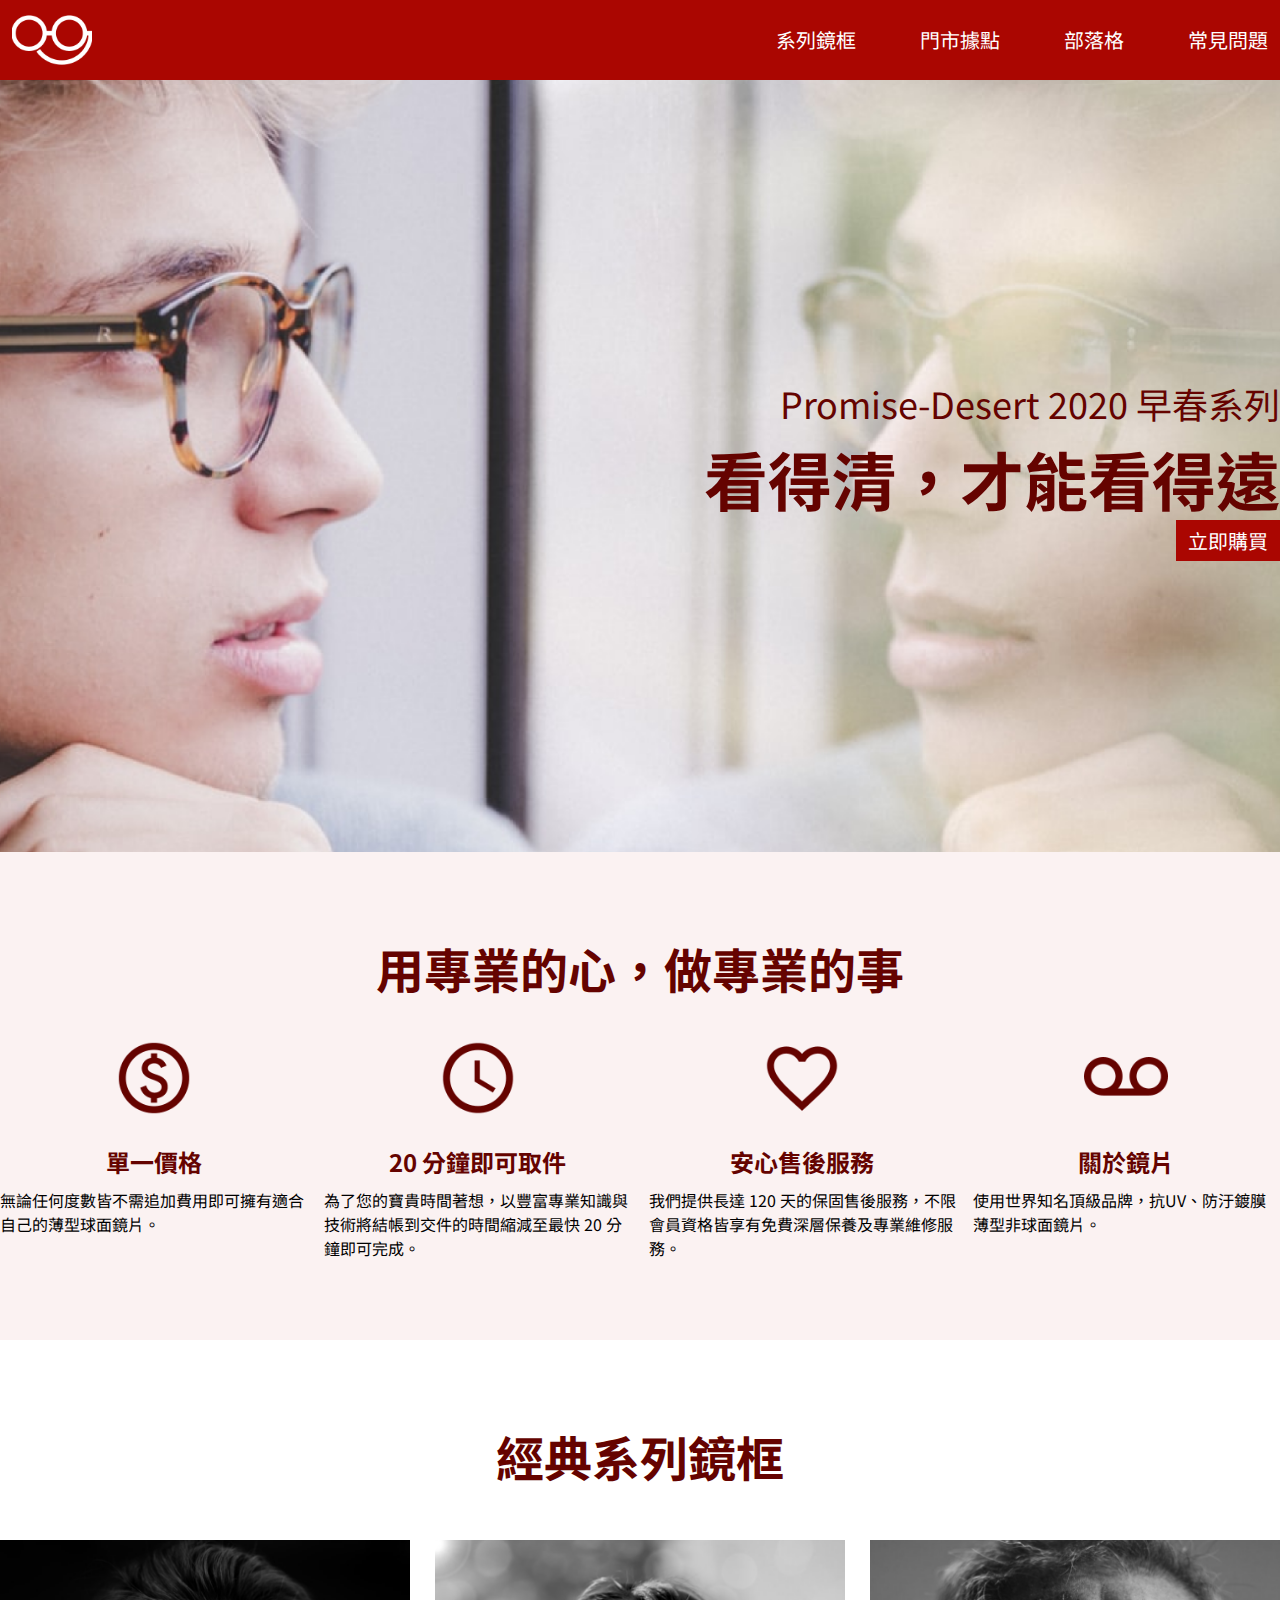
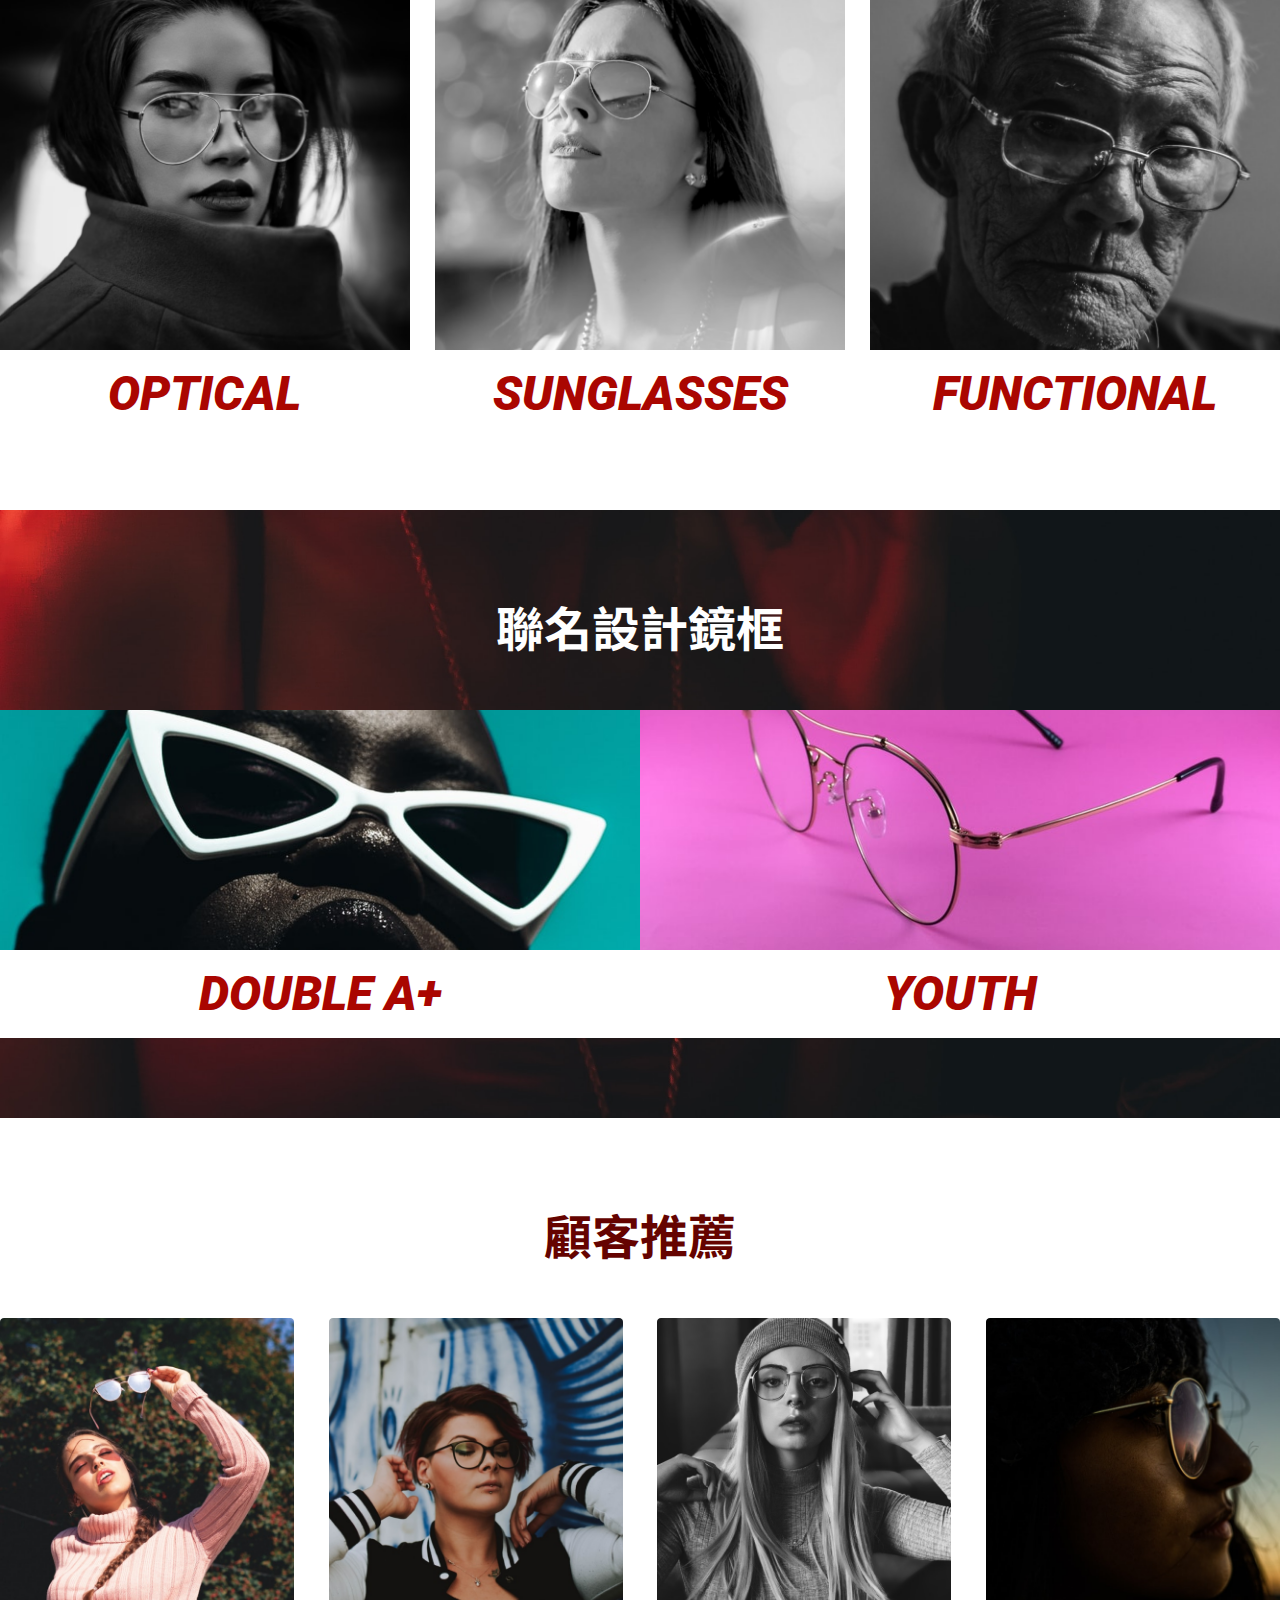
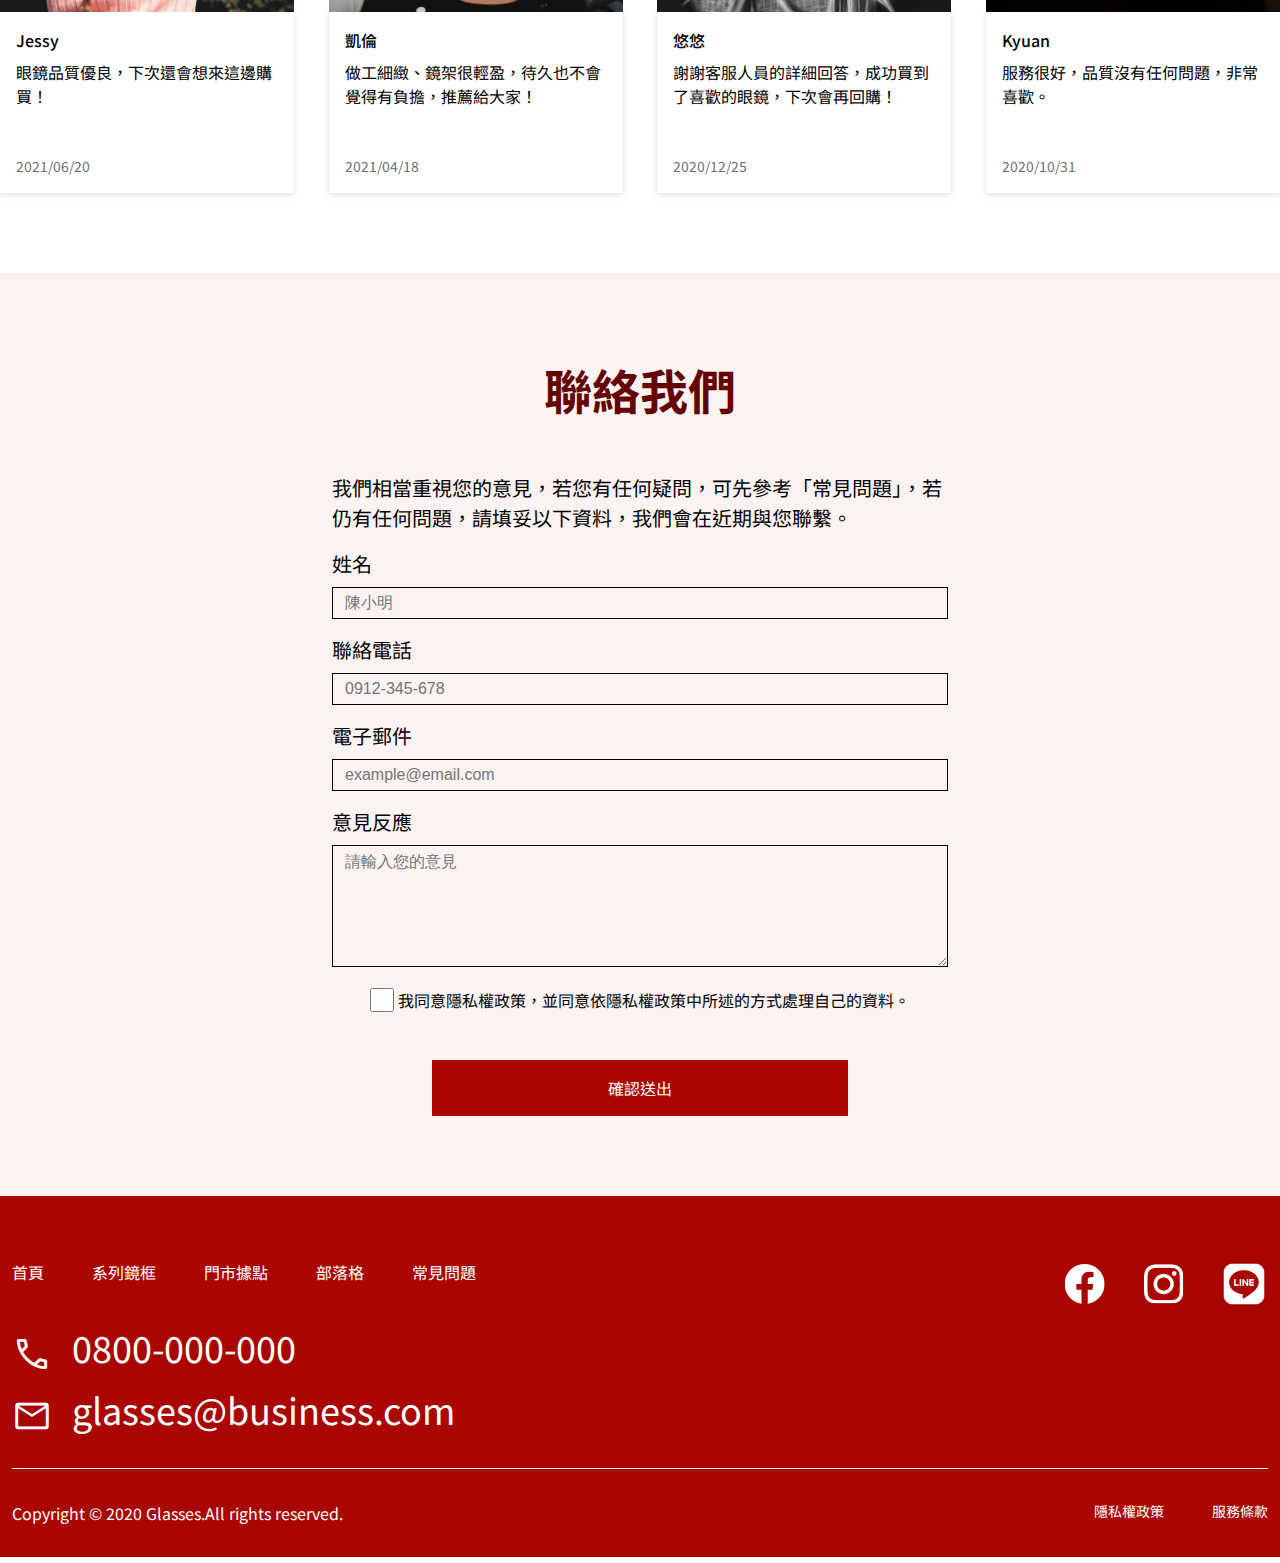
<file: index.html>
<!DOCTYPE html>
<html lang="en">
<head>
    <meta charset="UTF-8">
    <meta http-equiv="X-UA-Compatible" content="IE=edge">
    <meta name="viewport" content="width=device-width, initial-scale=1.0">
    <link rel="preconnect" href="https://fonts.googleapis.com">
    <link rel="preconnect" href="https://fonts.gstatic.com" crossorigin>
    <link href="https://fonts.googleapis.com/css2?family=Noto+Sans+TC:wght@400;500;700&family=Roboto:ital,wght@0,400;0,500;1,900&display=swap" rel="stylesheet">
    <link rel="stylesheet" href="https://cdnjs.cloudflare.com/ajax/libs/font-awesome/6.1.1/css/all.min.css" integrity="sha512-KfkfwYDsLkIlwQp6LFnl8zNdLGxu9YAA1QvwINks4PhcElQSvqcyVLLD9aMhXd13uQjoXtEKNosOWaZqXgel0g==" crossorigin="anonymous" referrerpolicy="no-referrer">
    <link rel="stylesheet" href="https://fonts.googleapis.com/css2?family=Material+Symbols+Rounded:opsz,wght,FILL,GRAD@48,400,0,0" />
    <link rel="stylesheet" href="css/header-footer-reset.css">
    <link rel="stylesheet" href="css/index.css">
    <title>第三週作業</title>
</head>
<body>
    <div class="bg-main">
        <div class="header container">
            <div class="header-logo"><a href="index.html"></a></div>
            <ul class="header-menu">
                <li><a href="">系列鏡框</a></li>
                <li><a href="location.html">門市據點</a></li>
                <li><a href="">部落格</a></li>
                <li><a href="">常見問題</a></li>
            </ul>
        </div>
    </div>

    <div class="bg-banner">
        <div class="container banner">
            <p>Promise-Desert 2020 早春系列</p>
            <h1>看得清，才能看得遠</h1>
            <div>
                <a href="#" class="bg-main">立即購買</a>
            </div>
        </div>
    </div>

    <div class="bg-pink">
        <div class="promise container">
            <h2>用專業的心，做專業的事</h2>
            <ul>
                <li>
                    <img src="img/home-section2-1.png" alt="">
                    <h3>單一價格</h3>
                    <p>無論任何度數皆不需追加費用即可擁有適合自己的薄型球面鏡片。</p>
                </li>
                <li>
                    <img src="img/home-section2-2.png" alt="">
                    <h3>20 分鐘即可取件</h3>
                    <p>為了您的寶貴時間著想，以豐富專業知識與技術將結帳到交件的時間縮減至最快 20 分鐘即可完成。</p>
                </li>
                <li>
                    <img src="img/home-section2-3.png" alt="">
                    <h3>安心售後服務</h3>
                    <p>我們提供長達 120 天的保固售後服務，不限會員資格皆享有免費深層保養及專業維修服務。</p>
                </li>
                <li>
                    <img src="img/home-section2-4.png" alt="">
                    <h3>關於鏡片</h3>
                    <p>使用世界知名頂級品牌，抗UV、防汙鍍膜薄型非球面鏡片。</p>
                </li>
            </ul>
        </div>
    </div>

    <div class="container classic">
        <h2>經典系列鏡框</h2>
        <ul>
            <li>
                <img src="img/home-section3-1.png" alt="">
                <h3>OPTICAL</h3>
            </li>
            <li>
                <img src="img/home-section3-2.png" alt="">
                <h3>SUNGLASSES</h3>
            </li>
            <li>
                <img src="img/home-section3-3.png" alt="">
                <h3>FUNCTIONAL</h3>
            </li>
        </ul>
    </div>

    <div class="bg-design">
        <div class="container design">
            <h2>聯名設計鏡框</h2>
            <ul>
                <li>
                    <div class="design-img-1"></div>
                    <h3>DOUBLE A+</h3>
                </li>
                <li>
                    <div class="design-img-2"></div>
                    <h3>YOUTH</h3>
                </li>
            </ul>
        </div>
    </div>

    <div class="container customer">
        <h2>顧客推薦</h2>
        <ul>
            <li>
                <img src="img/home-section5-1.png" alt="">
                <div class="opinion">
                    <h3>Jessy</h3>
                    <p>眼鏡品質優良，下次還會想來這邊購買！</p>
                    <p class="time">2021/06/20</p>
                </div>
            </li>
            <li>
                <img src="img/home-section5-2.png" alt="">
                <div class="opinion">
                    <h3>凱倫</h3>
                    <p>做工細緻、鏡架很輕盈，待久也不會覺得有負擔，推薦給大家！</p>
                    <p class="time">2021/04/18 </p>
                </div>
            </li>
            <li>
                <img src="img/home-section5-3.png" alt="">
                <div class="opinion">
                    <h3>悠悠</h3>
                    <p>謝謝客服人員的詳細回答，成功買到了喜歡的眼鏡，下次會再回購！</p>
                    <p class="time">2020/12/25</p>
                </div>
            </li>
            <li>
                <img src="img/home-section5-4.png" alt="">
                <div class="opinion">
                    <h3>Kyuan</h3>
                    <p>服務很好，品質沒有任何問題，非常喜歡。</p>
                    <p class="time">2020/10/31</p>
                </div>
            </li>
        </ul>
    </div>

    <div class="bg-pink">
        <div class="form container">
            <h2>聯絡我們</h2>
            <p>我們相當重視您的意見，若您有任何疑問，可先參考「常見問題」，若仍有任何問題，請填妥以下資料，我們會在近期與您聯繫。</p>
            <div class="reply">
                <p>姓名</p>
                <input type="text" placeholder="陳小明" class="bg-pink">
            </div>
            <div class="reply">
                <p>聯絡電話</p>
                <input type="text" placeholder="0912-345-678" class="bg-pink">
            </div>
            <div class="reply">
                <p>電子郵件</p>
                <input type="text" placeholder="example@email.com" class="bg-pink">
            </div>
            <div class="reply">
                <p>意見反應</p>
                <textarea name="" id="" rows="6" class="bg-pink" placeholder="請輸入您的意見"></textarea>
            </div>
            <div class="checkbox">
                <input type="checkbox" class="bg-pink">
                <p>我同意隱私權政策，並同意依隱私權政策中所述的方式處理自己的資料。</p>
            </div>
            <a href="" class="bg-main">確認送出</a>
        </div>
    </div>

    <div class="bg-main">
        <div class="footer container">
            <div class="footer-info">
                <div class="footer-menu">
                    <ul class="footer-menu-pages">
                        <li><a href="index.html">首頁</a></li>
                        <li><a href="">系列鏡框</a></li>
                        <li><a href="location.html">門市據點</a></li>
                        <li><a href="">部落格</a></li>
                        <li><a href="">常見問題</a></li>
                    </ul>
                    <ul class="footer-menu-social">
                        <li><a href="#"><img src="img/ic-social-fb.png" alt=""></a></li>
                        <li><a href="#"><img src="img/ic_social_ig.png" alt=""></a></li>
                        <li><a href="#"><img src="img/ic_social_line.png" alt=""></a></li>
                    </ul>
                </div>
                <div class="footer-contract"><a href="#"><span class="material-symbols-rounded">call</span>0800-000-000</a></div>
                <div class="footer-contract"><a href="#"><span class="material-symbols-rounded">mail</span>glasses@business.com</a></div>
            </div>
            <div class="footer-privacy">
                <p>Copyright © 2020 Glasses.All rights reserved.</p>
                <ul>
                    <li><a href="#">隱私權政策</a></li>
                    <li><a href="#">服務條款</a></li>
                </ul>
            </div>
        </div>
    </div>
</body>
</html>
</file>
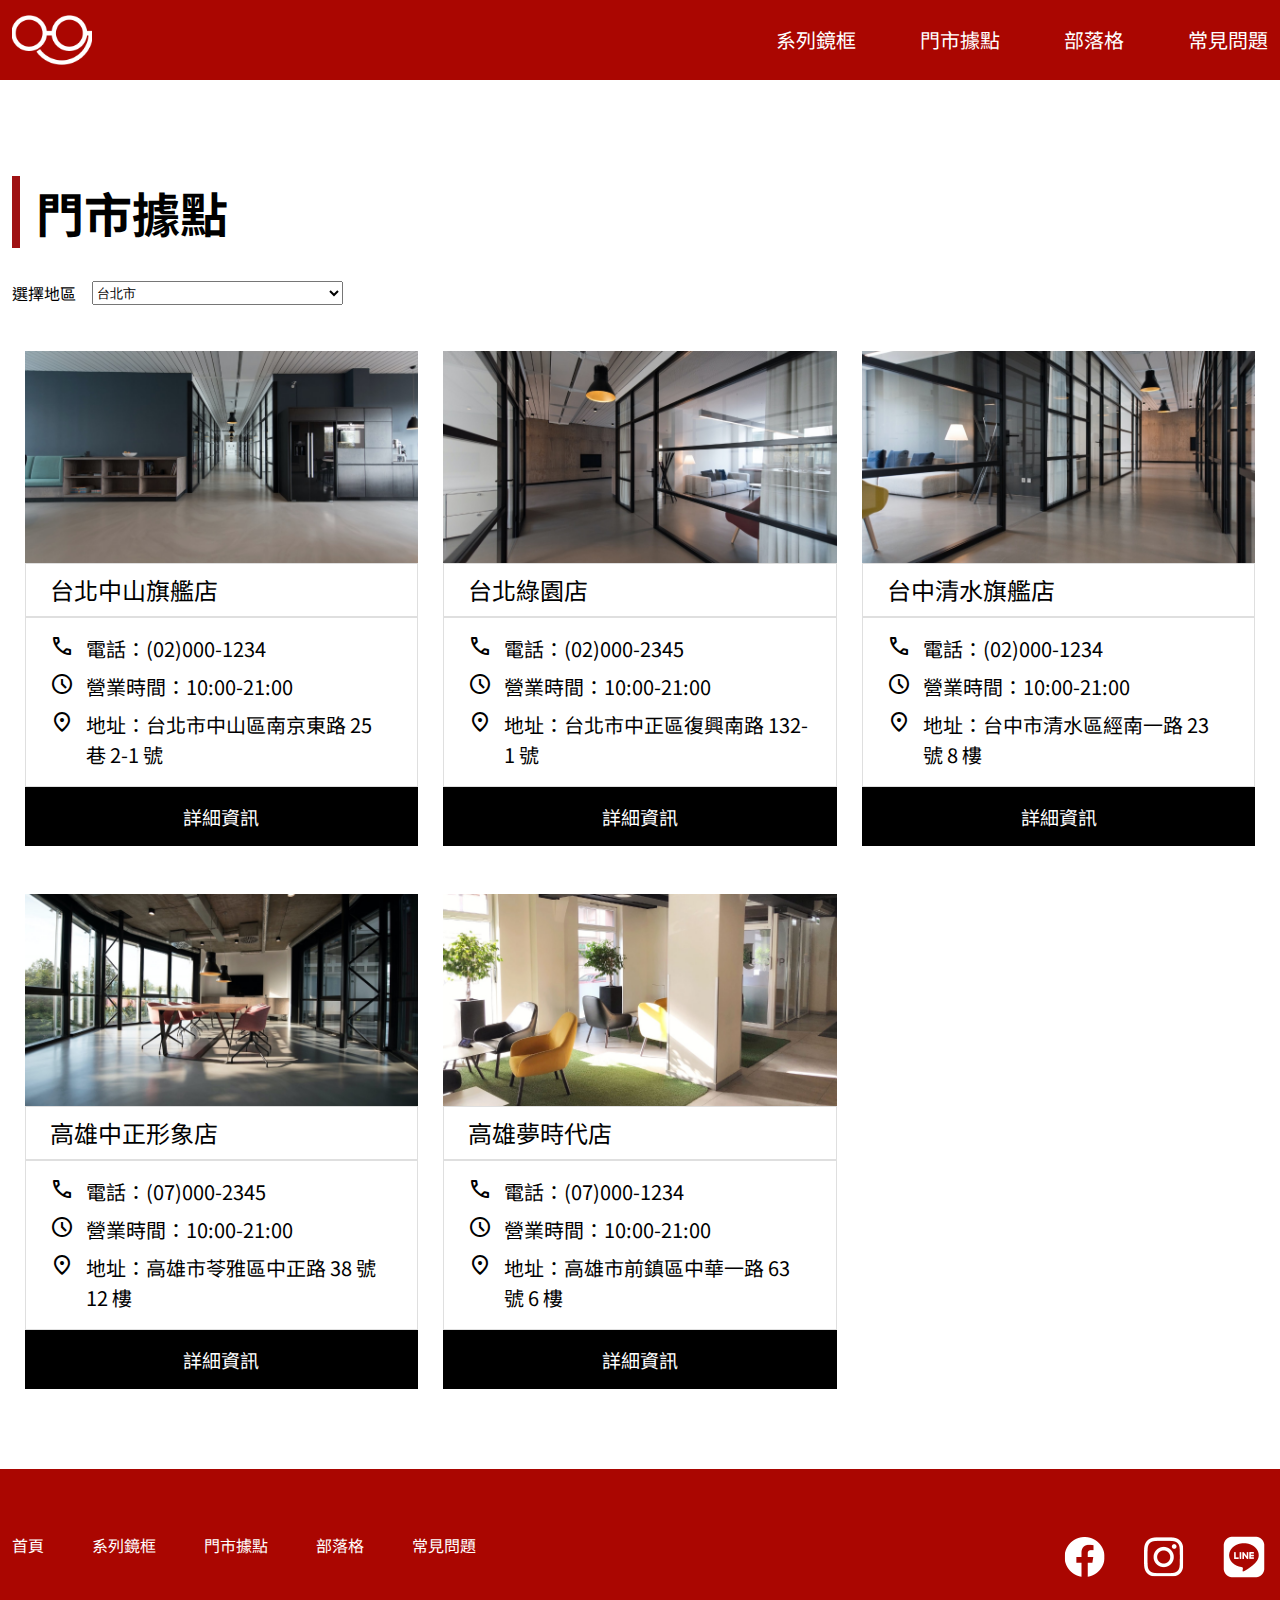
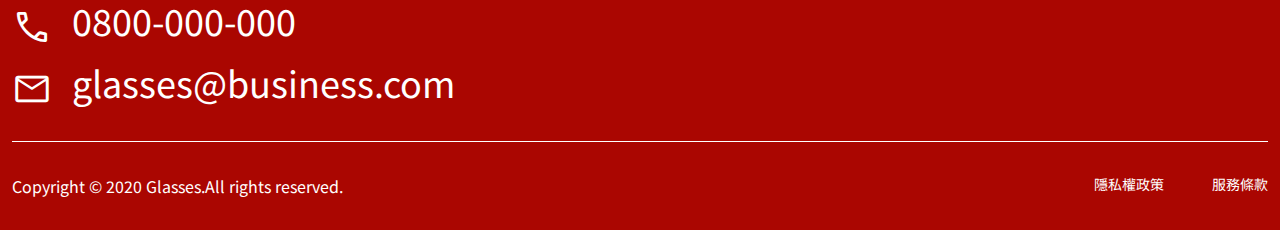
<file: location.html>
<!DOCTYPE html>
<html lang="en">
<head>
    <meta charset="UTF-8">
    <meta http-equiv="X-UA-Compatible" content="IE=edge">
    <meta name="viewport" content="width=device-width, initial-scale=1.0">
    <link rel="preconnect" href="https://fonts.googleapis.com">
    <link rel="preconnect" href="https://fonts.gstatic.com" crossorigin>
    <link href="https://fonts.googleapis.com/css2?family=Noto+Sans+TC:wght@400;500;700&family=Roboto:ital,wght@0,400;0,500;1,900&display=swap" rel="stylesheet">
    <link rel="stylesheet" href="https://cdnjs.cloudflare.com/ajax/libs/font-awesome/6.1.1/css/all.min.css" integrity="sha512-KfkfwYDsLkIlwQp6LFnl8zNdLGxu9YAA1QvwINks4PhcElQSvqcyVLLD9aMhXd13uQjoXtEKNosOWaZqXgel0g==" crossorigin="anonymous" referrerpolicy="no-referrer">
    <link rel="stylesheet" href="https://fonts.googleapis.com/css2?family=Material+Symbols+Rounded:opsz,wght,FILL,GRAD@48,400,0,0" />
    <link rel="stylesheet" href="https://fonts.googleapis.com/css2?family=Material+Symbols+Outlined:opsz,wght,FILL,GRAD@48,400,0,0" />
    <link rel="stylesheet" href="css/header-footer-reset.css">
    <link rel="stylesheet" href="css/location.css">
    <title>第三週作業</title>
</head>
<body>
    <div class="bg-main">
        <div class="header container">
            <div class="header-logo"><a href="index.html"></a></div>
            <ul class="header-menu">
                <li><a href="">系列鏡框</a></li>
                <li><a href="location.html">門市據點</a></li>
                <li><a href="">部落格</a></li>
                <li><a href="">常見問題</a></li>
            </ul>
        </div>
    </div>

    <div class="content container">
        <h1>門市據點</h1>
        <div class="location-select">
            <p>選擇地區</p>
            <select>
                <option value="1" selected>台北市</option>
            </select>
        </div>
        <div class="location-info">
            <div class="location-info-store">
                <img src="img/store-1.png" alt="">
                <h2>台北中山旗艦店</h2>
                <div class="store-info">
                    <ul>
                        <li>
                            <span class="material-symbols-outlined">call</span>
                            <p>電話：(02)000-1234</p>
                        </li>
                        <li>
                            <span class="material-symbols-outlined">schedule</span>
                            <p>營業時間：10:00-21:00</p>
                        </li>
                        <li>
                            <span class="material-symbols-outlined">location_on</span>
                            <p>地址：台北市中山區南京東路 25 巷 2-1 號</p>
                        </li>
                    </ul>
                </div>
                <div class="bg-black">
                    <a href="store.html" class="btn-store-info-detail">詳細資訊</a>
                </div>
            </div>

            <div class="location-info-store">
                <img src="img/store-2.png" alt="">
                <h2>台北綠園店</h2>
                <div class="store-info">
                    <ul>
                        <li>
                            <span class="material-symbols-outlined">call</span>
                            <p>電話：(02)000-2345</p>
                        </li>
                        <li>
                            <span class="material-symbols-outlined">schedule</span>
                            <p>營業時間：10:00-21:00</p>
                        </li>
                        <li>
                            <span class="material-symbols-outlined">location_on</span>
                            <p>地址：台北市中正區復興南路 132-1 號</p>
                        </li>
                    </ul>
                </div>
                <div class="bg-black">
                    <a href="store.html" class="btn-store-info-detail">詳細資訊</a>
                </div>
            </div>

            <div class="location-info-store">
                <img src="img/store-3.png" alt="">
                <h2>台中清水旗艦店</h2>
                <div class="store-info">
                    <ul>
                        <li>
                            <span class="material-symbols-outlined">call</span>
                            <p>電話：(02)000-1234</p>
                        </li>
                        <li>
                            <span class="material-symbols-outlined">schedule</span>
                            <p>營業時間：10:00-21:00</p>
                        </li>
                        <li>
                            <span class="material-symbols-outlined">location_on</span>
                            <p>地址：台中市清水區經南一路 23 號 8 樓</p>
                        </li>
                    </ul>
                </div>
                <div class="bg-black">
                    <a href="store.html" class="btn-store-info-detail">詳細資訊</a>
                </div>
            </div>

            <div class="location-info-store">
                <img src="img/store-4.png" alt="">
                <h2>高雄中正形象店</h2>
                <div class="store-info">
                    <ul>
                        <li>
                            <span class="material-symbols-outlined">call</span>
                            <p>電話：(07)000-2345</p>
                        </li>
                        <li>
                            <span class="material-symbols-outlined">schedule</span>
                            <p>營業時間：10:00-21:00</p>
                        </li>
                        <li>
                            <span class="material-symbols-outlined">location_on</span>
                            <p>地址：高雄市苓雅區中正路 38 號 12 樓</p>
                        </li>
                    </ul>
                </div>
                <div class="bg-black">
                    <a href="store.html" class="btn-store-info-detail">詳細資訊</a>
                </div>
            </div>

            <div class="location-info-store">
                <img src="img/store-5.png" alt="">
                <h2>高雄夢時代店</h2>
                <div class="store-info">
                    <ul>
                        <li>
                            <span class="material-symbols-outlined">call</span>
                            <p>電話：(07)000-1234</p>
                        </li>
                        <li>
                            <span class="material-symbols-outlined">schedule</span>
                            <p>營業時間：10:00-21:00</p>
                        </li>
                        <li>
                            <span class="material-symbols-outlined">location_on</span>
                            <p>地址：高雄市前鎮區中華一路 63 號 6 樓</p>
                        </li>
                    </ul>
                </div>
                <div class="bg-black">
                    <a href="store.html" class="btn-store-info-detail">詳細資訊</a>
                </div>
            </div>
        </div>
    </div>

    <div class="bg-main">
        <div class="footer container">
            <div class="footer-info">
                <div class="footer-menu">
                    <ul class="footer-menu-pages">
                        <li><a href="index.html">首頁</a></li>
                        <li><a href="">系列鏡框</a></li>
                        <li><a href="location.html">門市據點</a></li>
                        <li><a href="">部落格</a></li>
                        <li><a href="">常見問題</a></li>
                    </ul>
                    <ul class="footer-menu-social">
                        <li><a href="#"><img src="img/ic-social-fb.png" alt=""></a></li>
                        <li><a href="#"><img src="img/ic_social_ig.png" alt=""></a></li>
                        <li><a href="#"><img src="img/ic_social_line.png" alt=""></a></li>
                    </ul>
                </div>
                <div class="footer-contract"><a href="#"><span class="material-symbols-rounded">call</span>0800-000-000</a></div>
                <div class="footer-contract"><a href="#"><span class="material-symbols-rounded">mail</span>glasses@business.com</a></div>
            </div>
            <div class="footer-privacy">
                <p>Copyright © 2020 Glasses.All rights reserved.</p>
                <ul>
                    <li><a href="#">隱私權政策</a></li>
                    <li><a href="#">服務條款</a></li>
                </ul>
            </div>
        </div>
    </div>
</body>
</html>
</file>
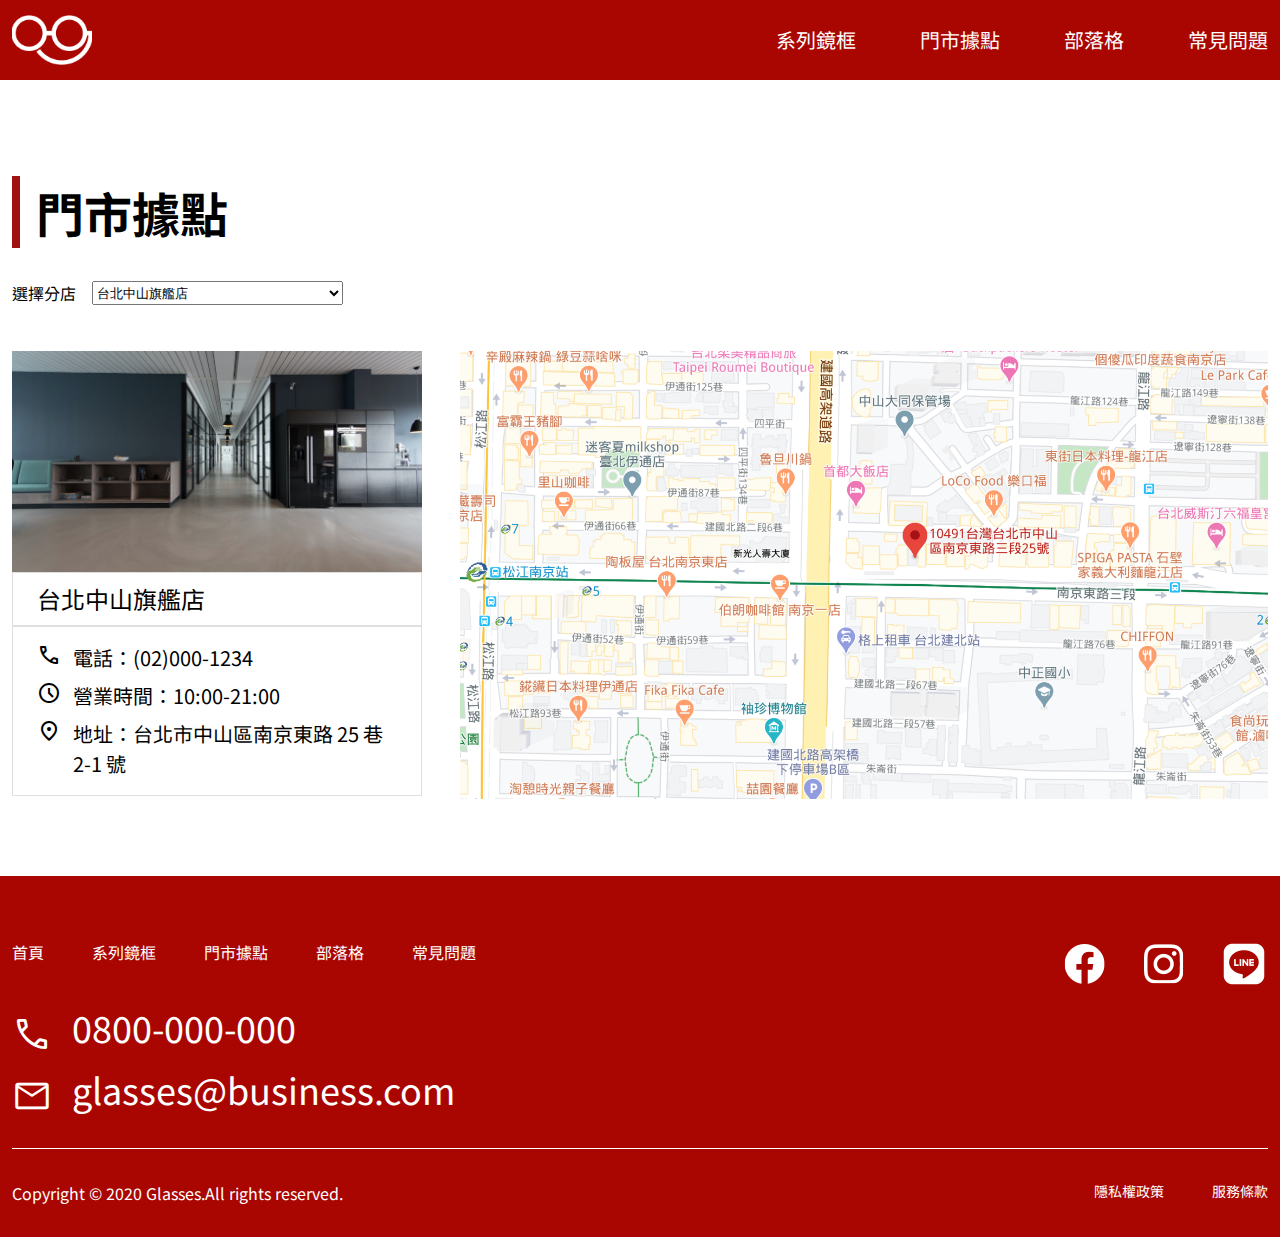
<file: store.html>
<!DOCTYPE html>
<html lang="en">
<head>
    <meta charset="UTF-8">
    <meta http-equiv="X-UA-Compatible" content="IE=edge">
    <meta name="viewport" content="width=device-width, initial-scale=1.0">
    <link rel="preconnect" href="https://fonts.googleapis.com">
    <link rel="preconnect" href="https://fonts.gstatic.com" crossorigin>
    <link href="https://fonts.googleapis.com/css2?family=Noto+Sans+TC:wght@400;500;700&family=Roboto:ital,wght@0,400;0,500;1,900&display=swap" rel="stylesheet">
    <link rel="stylesheet" href="https://cdnjs.cloudflare.com/ajax/libs/font-awesome/6.1.1/css/all.min.css" integrity="sha512-KfkfwYDsLkIlwQp6LFnl8zNdLGxu9YAA1QvwINks4PhcElQSvqcyVLLD9aMhXd13uQjoXtEKNosOWaZqXgel0g==" crossorigin="anonymous" referrerpolicy="no-referrer">
    <link rel="stylesheet" href="https://fonts.googleapis.com/css2?family=Material+Symbols+Rounded:opsz,wght,FILL,GRAD@48,400,0,0" />
    <link rel="stylesheet" href="https://fonts.googleapis.com/css2?family=Material+Symbols+Outlined:opsz,wght,FILL,GRAD@48,400,0,0" />
    <link rel="stylesheet" href="css/header-footer-reset.css">
    <link rel="stylesheet" href="css/store.css">
    <title>第三週作業</title>
</head>
<body>
    <div class="bg-main">
        <div class="header container">
            <div class="header-logo"><a href="index.html"></a></div>
            <ul class="header-menu">
                <li><a href="">系列鏡框</a></li>
                <li><a href="location.html">門市據點</a></li>
                <li><a href="">部落格</a></li>
                <li><a href="">常見問題</a></li>
            </ul>
        </div>
    </div>

    <div class="content container">
        <h1>門市據點</h1>
        <div class="store-select">
            <p>選擇分店</p>
            <select>
                <option value="1" selected>台北中山旗艦店</option>
            </select>
        </div>
        <div class="store">
            <div class="location-info-store">
                <img src="img/store-1.png" alt="">
                <div class="store-location">
                    <h2>台北中山旗艦店</h2>
                    <div class="store-info">
                        <ul>
                            <li>
                                <span class="material-symbols-outlined">call</span>
                                <p>電話：(02)000-1234</p>
                            </li>
                            <li>
                                <span class="material-symbols-outlined">schedule</span>
                                <p>營業時間：10:00-21:00</p>
                            </li>
                            <li>
                                <span class="material-symbols-outlined">location_on</span>
                                <p>地址：台北市中山區南京東路 25 巷 2-1 號</p>
                            </li>
                        </ul>
                    </div>
                </div>
            </div>
            <div class="location-map">
                <img src="img/google-map-large.png" alt="">
            </div>
        </div>
    </div>

    <div class="bg-main">
        <div class="footer container">
            <div class="footer-info">
                <div class="footer-menu">
                    <ul class="footer-menu-pages">
                        <li><a href="index.html">首頁</a></li>
                        <li><a href="">系列鏡框</a></li>
                        <li><a href="location.html">門市據點</a></li>
                        <li><a href="">部落格</a></li>
                        <li><a href="">常見問題</a></li>
                    </ul>
                    <ul class="footer-menu-social">
                        <li><a href="#"><img src="img/ic-social-fb.png" alt=""></a></li>
                        <li><a href="#"><img src="img/ic_social_ig.png" alt=""></a></li>
                        <li><a href="#"><img src="img/ic_social_line.png" alt=""></a></li>
                    </ul>
                </div>
                <div class="footer-contract"><a href="#"><span class="material-symbols-rounded">call</span>0800-000-000</a></div>
                <div class="footer-contract"><a href="#"><span class="material-symbols-rounded">mail</span>glasses@business.com</a></div>
            </div>
            <div class="footer-privacy">
                <p>Copyright © 2020 Glasses.All rights reserved.</p>
                <ul>
                    <li><a href="#">隱私權政策</a></li>
                    <li><a href="#">服務條款</a></li>
                </ul>
            </div>
        </div>
    </div>
</body>
</html>
</file>
<file: css/index.css>
h2{
    font-size: 48px;
    font-weight: 700;
}

.bg-pink{
    background-color: #FBF2F2;
}

.bg-banner
{
    background-image: url(../img/home-header.png);
    background-position: center;
    background-size: cover;
}
.banner{
    padding: 296px 0;
    text-align: right;
    color: #650300;
}
.banner h1{
    font-size: 64px;
    font-weight: 700;
}
.banner p {
    font-size: 36px;
}
.banner a{
    display: inline;
    padding: 6px 12px;
    margin-top: 10px;
    color: #fff;
    border: 0;
    font-size: 20px;
}
.banner a:hover{
    color: lightblue;
}

.promise{
    color: #650300;
    text-align: center;
    padding: 80px 0;
}

.promise ul {
    display: flex;
    justify-content: space-between;
}
.promise ul li {
    width: 24%;
}
.promise ul li img{
    margin-top: 32px;
    width: 84px;
    height: 84px;
}
.promise ul li h3{
    font-size: 24px;
    font-weight: 700;
    margin-top: 24px;
}
.promise ul li p{
    font-size: 16px;
    color: #000;
    text-align: left;
    margin-top: 8px;
}

.classic{
    color: #650300;
    text-align: center;
    padding: 80px 0;
}
.classic ul{
    display: flex;
    justify-content: space-between;
}
.classic ul li {
    width: 32%;
}
.classic ul li img{
    margin-top: 48px;
}
.classic ul li h3{
    font-family: Roboto;
    font-style: italic;
    font-weight: 900;
    margin-top: 8px;
    color: #aa0601;
    font-size: 48px;
}

.bg-design{
    background-image: url(../img/index-bg.png);
    background-position: center;
    background-size: cover;
}
.design{
    padding: 80px 0;
    text-align: center;
}
.design h2{
    color: #fff;
}
.design ul{
    margin-top: 48px;
    display: flex;
}
.design ul li{
    width: 50%;
}
.design ul li h3{
    padding: 8px 0;
    font-size: 48px;
    color: #AA0601;
    background-color: #fff;
    font-family: Roboto;
    font-style: italic;
    font-weight: 900;
}
.design-img-1{
    height: 240px;
    background-image: url(../img/home-section4-1.png);
    background-position:  center;
    background-size: cover;
}
.design-img-2{
    height: 240px;
    background-image: url(../img/home-section4-2.png);
    background-position:  center;
    background-size: cover;
}

.customer
{
    padding: 80px 0;
    text-align: center;
}
.customer h2{
    color: #650300;
}
.customer ul {
    margin-top: 48px;
    display: flex;
    justify-content: space-between;
}
.customer ul li{
    width: 23%;
}
.opinion{
    padding: 16px;
    box-shadow: 0px 2px 6px #DEE2E6;
    text-align: left;
}
.opinion h3
{
    font-size: 16px;
    font-weight: 500;
}
.opinion p
{
    font-size: 16px;
    margin-top: 8px;
}
.opinion .time{
    margin-top: 48px;
    font-size: 14px;
    color: #707070;
}

.form{
    max-width: 640px;
    padding: 80px 12px;
    text-align: center;
    display: flex;
    align-items: center;
    flex-wrap: wrap;
    flex-direction: column;
}

.form h2{
    color: #650300;
}
.form p {
    text-align: left;
    font-size: 20px;
    margin-top: 48px;
}
.form a{
    padding: 16px 176px;
    display: block;
    margin-top: 48px;
}
.form .reply{
    width: 100%;
    font-size: 16px;
}
.form .reply p{
    margin-top: 16px;
}
.reply input{
    margin-top: 8px;
    width: 100%;
    border: 1px solid #000;
    font-size: 16px;
    padding: 6px 12px;
}
.reply textarea{
    margin-top: 8px;
    width: 100%;
    border: 1px solid #000;
    font-size: 16px;
    padding: 6px 12px;
}

.checkbox{
    display: flex;
    margin-top: 16px;
}
.checkbox input{
    width: 24px;
    height: 24px;
    margin: 0;
    margin-right: 4px;
    border: 1px solid #000;
}
.checkbox p{
    margin-top: 0;
    font-size: 16px;
}
</file>
<file: css/location.css>
.content{
    padding-top: 96px;
    padding-bottom: 32px;
}

h1{
    font-weight: 700;
    padding-left: 16px;
    border-left: 8px solid #9F1213;
    font-size: 48px;
}

.location-select{
    display: flex;
    margin-top: 33px;
}

.location-select select{
    margin-left: 16px;
    width: 20%;
}

.location-info{
    display: flex;
    flex-wrap: wrap;
    margin-top: 46px;
}

.location-info-store{
    width: 31.333%;
    margin-bottom: 48px;
    margin-right: 1%;
    margin-left: 1%;
}

.location-info-store h2{
    padding: 8px 24px;
    border: 1px solid #00000020;
    font-size: 24px;
}

.store-info{
    border: 1px solid #00000020;
    padding: 8px 24px 16px 24px;
}
.store-info ul li {
    display: flex;
    margin-top: 8px;
    font-size: 20px;
}
.store-info ul li span{
    margin-right: 12px;
}

.bg-black{
    background-color: #000;
}

.btn-store-info-detail{
    text-align: center;
    font-size: 19px;
    line-height: 27px;
    padding: 16px 0;
}

@media (max-width: 992px){
    .content{
        padding-left: 24px;
        padding-right: 24px;
        padding-bottom: 56px;
    }

    .location-info{
        justify-content: space-between;
    }
    .location-info-store{
        width:48%;
        margin-right: 0;
        margin-left: 0;
        margin-bottom: 24px;
    }
}

@media (max-width: 767px){
    .content{
        padding: 40px 14px 40px 14px;
    }

    .location-info-store{
        width:100%;
    }
}
</file>
<file: css/store.css>
.content{
    padding-top: 96px;
    padding-bottom: 32px;
}

h1{
    font-weight: 700;
    padding-left: 16px;
    border-left: 8px solid #9F1213;
    font-size: 48px;
}

.store-select{
    display: flex;
    margin-top: 33px;
}

.store-select select{
    margin-left: 16px;
    width: 20%;
}

.store{
    display: flex;
    justify-content: space-between;
    margin-top: 46px;
}

.location-info-store{
    width: 33%;
    margin-bottom: 48px;
    margin-right: 3%;
}

.location-info-store h2{
    padding: 8px 24px;
    border: 1px solid #00000020;
    font-size: 24px;
}

.store-info{
    border: 1px solid #00000020;
    padding: 8px 24px 16px 24px;
}
.store-info ul li {
    display: flex;
    margin-top: 8px;
    font-size: 20px;
}
.store-info ul li span{
    margin-right: 12px;
}

.location-map{
    width: 65%;
}

@media (max-width: 992px){
    .content{
        padding-left: 24px;
        padding-right: 24px;
        padding-bottom: 80px;
    }

    .store{
        flex-wrap: wrap;
    }

    .location-info-store{
        margin: 0;
        margin-bottom: 24px;
        width: 100%;
        display: flex;
        justify-content: space-between;
        flex-wrap: wrap;
    }
    .location-info-store img{
        width: 48%;
    }
    .store-location{
        width: 48%;
    }

    .location-map{
        width: 100%;
    }
}

@media (max-width: 767px){
    .content{
        padding: 40px 14px 64px 14px;
    }

      .location-info-store img{
        width: 100%;
    }
    .store-location{
        width: 100%;
    }
}
</file>
